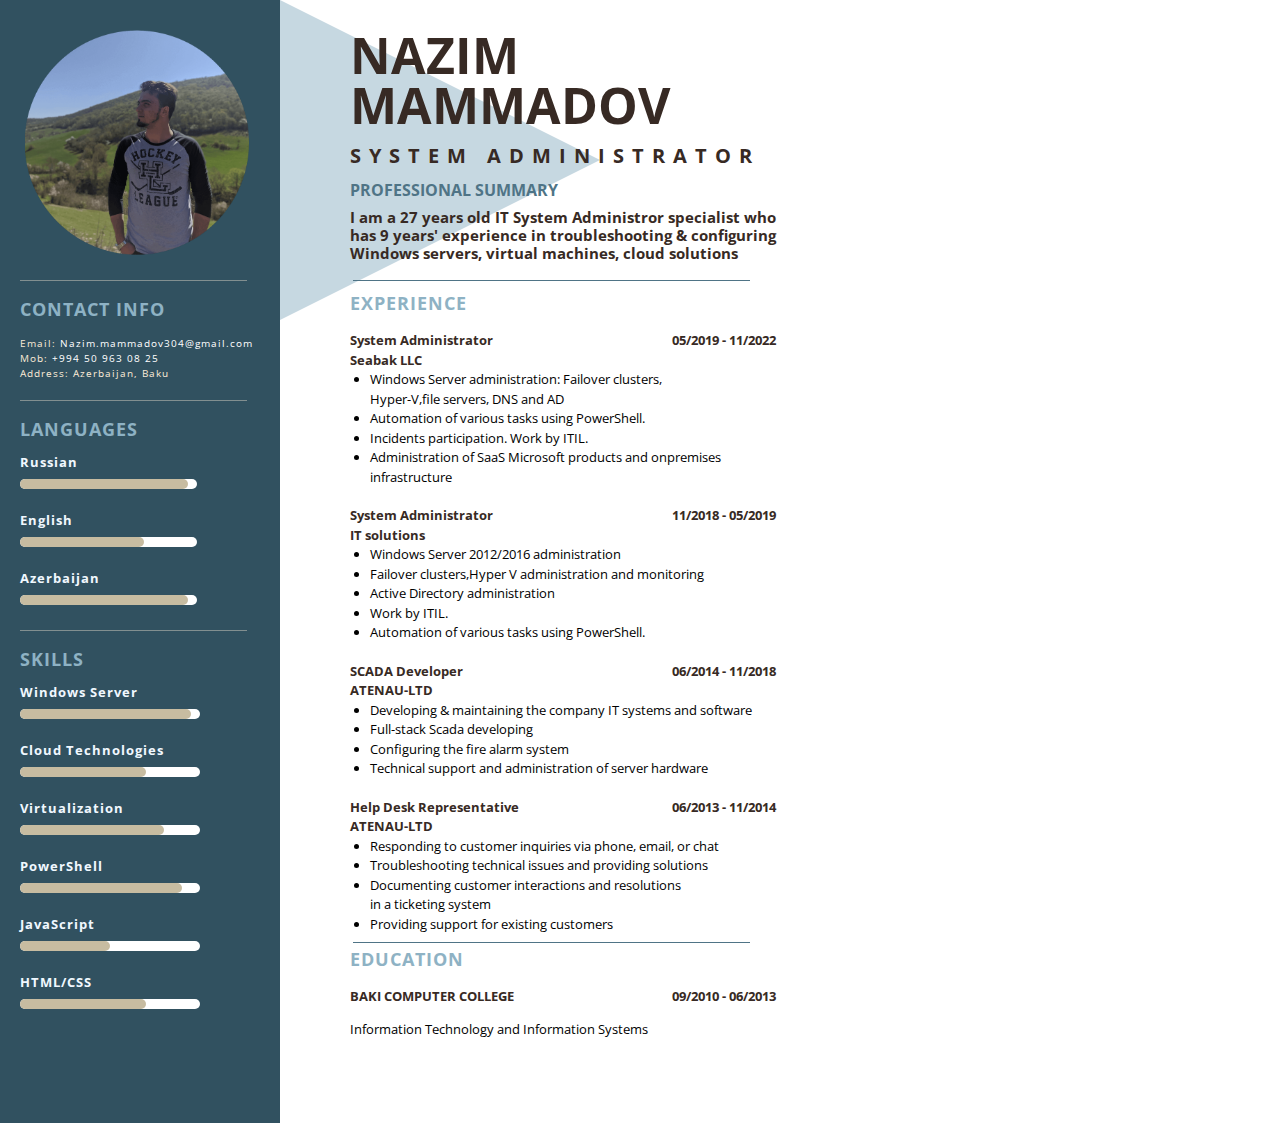
<file: index.html>
<!DOCTYPE html>
<html lang="en">
<head>
  <meta charset="UTF-8">
  <meta http-equiv="X-UA-Compatible" content="IE=edge">
  <meta name="viewport" content="width=device-width, initial-scale=1.0">
  <link rel="stylesheet" href="style.css">
  <link rel="preconnect" href="https://fonts.googleapis.com">
  <link rel="preconnect" href="https://fonts.gstatic.com" crossorigin>
  <link href="https://fonts.googleapis.com/css2?family=League+Spartan:wght@400;600&family=Open+Sans:ital,wght@0,300;0,400;0,500;0,600;0,700;0,800;1,300;1,400;1,500;1,600;1,700;1,800&display=swap" rel="stylesheet">
  
  <title>Resume</title>
</head>
<body>
  
  <div class="container">
    <div class="rectangle">
      <img src="avatar.png" alt="avatar" class="avatar">
      <div class="hr"></div>
      <div class="contact-info">
        <h2>CONTACT INFO</h2> <br>
        <p class="information">Email:  <a href="mailto:info@example.com">Nazim.mammadov304@gmail.com</a>
          <br>Mob:  <a class="phone-link" href="tel:+994 50 963 08 25">+994 50 963 08 25</a>
          <br>Address: Azerbaijan, Baku</p>
      </div>
      <div class="hr-2"></div>
      <div class="Languages">
        <h2>LANGUAGES</h2> <br>
        <h4 class="skill" >Russian</h4>
        <div class="progress-1">
          <div class="progress" style="width: 95%;"></div>
        </div>
        <h4 class="skill" >English</h4>
        <div class="progress-2">
          <div class="progress" style="width: 70%;"></div>
        </div>
        <h4 class="skill" >Azerbaijan</h4>
        <div class="progress-3">
          <div class="progress" style="width: 95%;"></div>
        </div>
      </div>

      <div class="hr-3"></div>
      <div class="Skills">
        <h2>SKILLS</h2> <br>
        <h4 class="skill" >Windows Server</h4>
        <div class="progress-4">
          <div class="progress" style="width: 95%;"></div>
        </div>
        <h4 class="skill" >Cloud Technologies</h4>
        <div class="progress-5">
          <div class="progress" style="width: 70%;"></div>
        </div>
        <h4 class="skill" >Virtualization</h4>
        <div class="progress-6">
          <div class="progress" style="width: 80%;"></div>
        </div>
        <h4 class="skill" >PowerShell</h4>
        <div class="progress-7">
          <div class="progress" style="width: 90%;"></div>
        </div>
        <h4 class="skill" >JavaScript</h4>
        <div class="progress-8">
          <div class="progress" style="width: 50%;"></div>
        </div>
        <h4 class="skill" >HTML/CSS</h4>
        <div class="progress-9">
          <div class="progress" style="width: 70%;"></div>
        </div>



      </div>
      


      
    </div>

  </div>
 
  <div class="triangle">
    <svg width="1000" height="1000">
      <polygon points="10 10 50 50 90 10" transform="rotate(270 150 210) scale(4 8)" fill="#8EB2C4" fill-opacity="0.5" />
    </svg>
  </div>
  
  <div class="container2">
   <h3 class="name">NAZIM <br>MAMMADOV</h3> <br>
   <h3 class="sysadmin">SYSTEM ADMINISTRATOR</h3><br>
   <h2 class="prof_sum">PROFESSIONAL SUMMARY</h2>
   <p class="about"><strong> I am a 27 years old IT System Administror specialist who <br>
    has 9 years' experience in troubleshooting & configuring <br>
    Windows servers, virtual machines, cloud solutions</strong></p>
   <div class="hr-4"></div> <br><br>
   <div class="seabak-llc">
    <h2 class="Experience">EXPERIENCE</h2> <br>
    <div class="Job">
     <h4 class="Job_Name"> System Administrator <br>
       Seabak LLC
     </h4>
     <span class="date_span"><h4 class="date_1">05/2019 - 11/2022</h4></span>
   </div>
   <div class="work_list"> 
     <ul>
       <li>Windows Server administration: Failover clusters, <br>  Hyper-V,file servers, DNS and AD</li>
       <li>Automation of various tasks using PowerShell.</li>
       <li>Incidents participation. Work by ITIL.</li>
       <li>Administration of SaaS Microsoft products and onpremises <br> infrastructure</li>
     </ul>
   </div>
   </div>
<br>
  <div class="IT-Solutions">
    <div class="Job">
      <h4 class="Job_Name"> System Administrator <br>
        IT solutions
      </h4>
      <span class="date_span"><h4 class="date_1">11/2018 - 05/2019</h4></span>
    </div>
    <div class="work_list"> 
      <ul>
        <li>Windows Server 2012/2016 administration</li>
        <li>Failover clusters,Hyper V administration and monitoring</li>
        <li>Active Directory administration</li>
        <li>Work by ITIL.</li>
        <li>Automation of various tasks using PowerShell.</li>
      </ul>
    </div>

  </div>
<br>
  <div class="ATENAU-LTD">
    <div class="Job">
      <h4 class="Job_Name"> SCADA Developer <br>
        ATENAU-LTD
      </h4>
      <span class="date_span"><h4 class="date_1">06/2014 - 11/2018</h4></span>
    </div>
    <div class="work_list"> 
      <ul>
        <li>Developing & maintaining the company IT systems and software</li>
        <li>Full-stack Scada developing</li>
        <li>Configuring the fire alarm system</li>
        <li>Technical support and administration of server hardware</li>
      </ul>
    </div>
  </div>
<br>

  <div class="AZE-NET">
    <div class="Job">
      <h4 class="Job_Name"> Help Desk Representative <br>
        ATENAU-LTD
      </h4>
      <span class="date_span"><h4 class="date_1">06/2013 - 11/2014</h4></span>
    </div>
    <div class="work_list"> 
      <ul>
      <li>Responding to customer inquiries via phone, email, or chat</li>
      <li>Troubleshooting technical issues and providing solutions</li>
      <li>Documenting customer interactions and resolutions <br> in a ticketing system</li>
      <li>Providing support for existing customers</li>
      
      
      </ul>
    </div>
  </div>
  
  <div class="hr-5"></div>

  <br>
  <h2 class="Experience">EDUCATION</h2><br>
  <div class="Job">
    <h4 class="Job_Name"> BAKI COMPUTER COLLEGE
    </h4>
    <span class="date_span"><h4 class="date_1">09/2010 - 06/2013</h4></span>
    <br>
  </div>
      <ul class="education">
        <li>Information Technology and Information Systems</li>
      </ul>
    





  </div>

  



 
  
  

  
</body>
</html>
</file>
<file: style.css>
html, body, div, span, applet, object, iframe,
h1, h2, h3, h4, h5, h6, p, blockquote, pre,
a, abbr, acronym, address, big, cite, code,
del, dfn, em, img, ins, kbd, q, s, samp,
small, strike, strong, sub, sup, tt, var,
b, u, i, center,
dl, dt, dd, ol, ul, li,
fieldset, form, label, legend,
table, caption, tbody, tfoot, thead, tr, th, td,
article, aside, canvas, details, embed, 
figure, figcaption, footer, header, hgroup, 
menu, nav, output, ruby, section, summary,
time, mark, audio, video {
	margin: 0;
	padding: 0;
	border: 0;
	font-size: 100%;
	/* font: inherit; */
	vertical-align: baseline;
}
/* HTML5 display-role reset for older browsers */
article, aside, details, figcaption, figure, 
footer, header, hgroup, menu, nav, section {
	display: block;
}
body {
  
	line-height: 1;
  font-family: 'League Spartan', sans-serif;
  font-family: 'Open Sans', sans-serif; 
}

blockquote, q {
	quotes: none;
}



.rectangle{
  display: block;
  position: relative;
  width: 7.4cm; 
  height: 29.7cm; 
  background-color:#315160; ;
}

.avatar{
  position: absolute;
  top: 30px;
  left: 25px;
  width: 80%;
  background-color: transparent;

}
.hr{
  position: absolute;
  top: 280px;
  left: 20px;
  right: 20px;
  width: 6cm;
  height: 1px;
  background-color:rgba(250, 235, 215, 0.404);
}

.hr-2{
  position: absolute;
  top: 400px;
  left: 20px;
  right: 20px;
  width: 6cm;
  height: 1px;
  background-color:rgba(250, 235, 215, 0.404);
}

.contact-info{
  position: absolute;
  top: 300px;
  left: 20px;
  color: #8EB2C4;
  font-size: large;
  letter-spacing: 1px;
}
.information{
  color: antiquewhite;
  font-size: 10px;
  line-height: 1.5;
}

.Languages{
  position: absolute;
  top: 420px;
  left: 20px;
  color: #8EB2C4;
  font-size: large;
  letter-spacing: 1px;
}

.progress {
  background-color: #C7BCA1; 
  border-radius: 20px;
  height: 10px;
  width: 150%;
  
}

.skill{
  color: aliceblue;
  font-size: small;
  padding-bottom: 10px;
}

.progress-1 {
  width: 150%; 
  background-color: white;
  border-radius: 20px;
  height: 10px;
  margin-bottom: 25px;
}

.progress-2 {
  width: 150%; 
  background-color: white;
  border-radius: 20px;
  height: 10px;
  margin-bottom: 25px;
}

.progress-3 {
  width: 150%; 
  background-color: white;
  border-radius: 20px;
  height: 10px;
  margin-bottom: 25px;
}

.hr-3{
  position: absolute;
  top: 630px;
  left: 20px;
  right: 20px;
  width: 6cm;
  height: 1px;
  background-color:rgba(250, 235, 215, 0.404);
}

.Skills{
  position: absolute;
  top: 650px;
  left: 20px;
  color: #8EB2C4;
  font-size: large;
  letter-spacing: 1px;
}

.progress-4 {
  width: 125%; 
  background-color: white;
  border-radius: 20px;
  height: 10px;
  margin-bottom: 25px;
}

.progress-5 {
  width: 125%; 
  background-color: white;
  border-radius: 20px;
  height: 10px;
  margin-bottom: 25px;
}

.progress-6 {
  width: 125%; 
  background-color: white;
  border-radius: 20px;
  height: 10px;
  margin-bottom: 25px;
}

.progress-7 {
  width: 125%; 
  background-color: white;
  border-radius: 20px;
  height: 10px;
  margin-bottom: 25px;
}

.progress-8 {
  width: 125%; 
  background-color: white;
  border-radius: 20px;
  height: 10px;
  margin-bottom: 25px;
}

.progress-9 {
  width: 125%; 
  background-color: white;
  border-radius: 20px;
  height: 10px;
  margin-bottom: 25px;
}


.triangle{
  position: absolute;
  top: 0px;
  left: px;
  left: 6.88cm;
  
}

.container2{
  position: absolute;
  top: 30px;
  left: 350px;
  text-align: left;
}
.name{
  /* position: absolute; */
  font-size: 50px;
  color: #372A24;
}
.sysadmin{
  /* position: absolute; */
  left: 0px;
  font-size: 20px;
  letter-spacing: 8px;
  color: #372A24;

}
.prof_sum{
  color: #4F7486;
}

.hr-4{
  position: absolute;
  top: 250px;
  left: 3px;
  right: 20px;
  width: 10.5cm;
  height: 1px;
  background-color:#4F7486;

}
.about{
  padding-top: 10px;
  font-size: 15px;
  color: #372A24;
  line-height: 18px;
}

.Experience{
  /* position: absolute; */
  /* top: 270px; */
  color: #8EB2C4;
  font-size: large;
  letter-spacing: 1px;
}

.Job_Name{
  /* font-size: small; */
  font-size: 13px;
  line-height: 1.5;
  padding-top: 3px;
  color: #372A24;

}

.date_1{
  
  text-align: right;
  text-align: end;
  font-size: 13px;
  line-height: 1.5;
  
  color: #372A24;
}

.Job {
  position: relative;
}

.date_span {
  position: absolute;
  top: 3px;
  right: 0;
}

.work_list{
  padding-left: 20px;
  font-size: small;
  line-height: 1.5;
}


.education{
  list-style: none;
  font-size: small;
}

.hr-5{
  position: absolute;
  top: 912px;
  left: 3px;
  right: 20px;
  width: 10.5cm;
  height: 1px;
  background-color:#4F7486;
}

a[href^="mailto:"] {
  color:white;
  text-decoration: none;
}

a[href^="mailto:"]:hover {
  color: #00b7ff;
  text-decoration: underline;
}


.phone-link {
  color: white;
  text-decoration: none;
  }
  
  .phone-link:hover {
  color: #00b7ff;
  }
</file>
